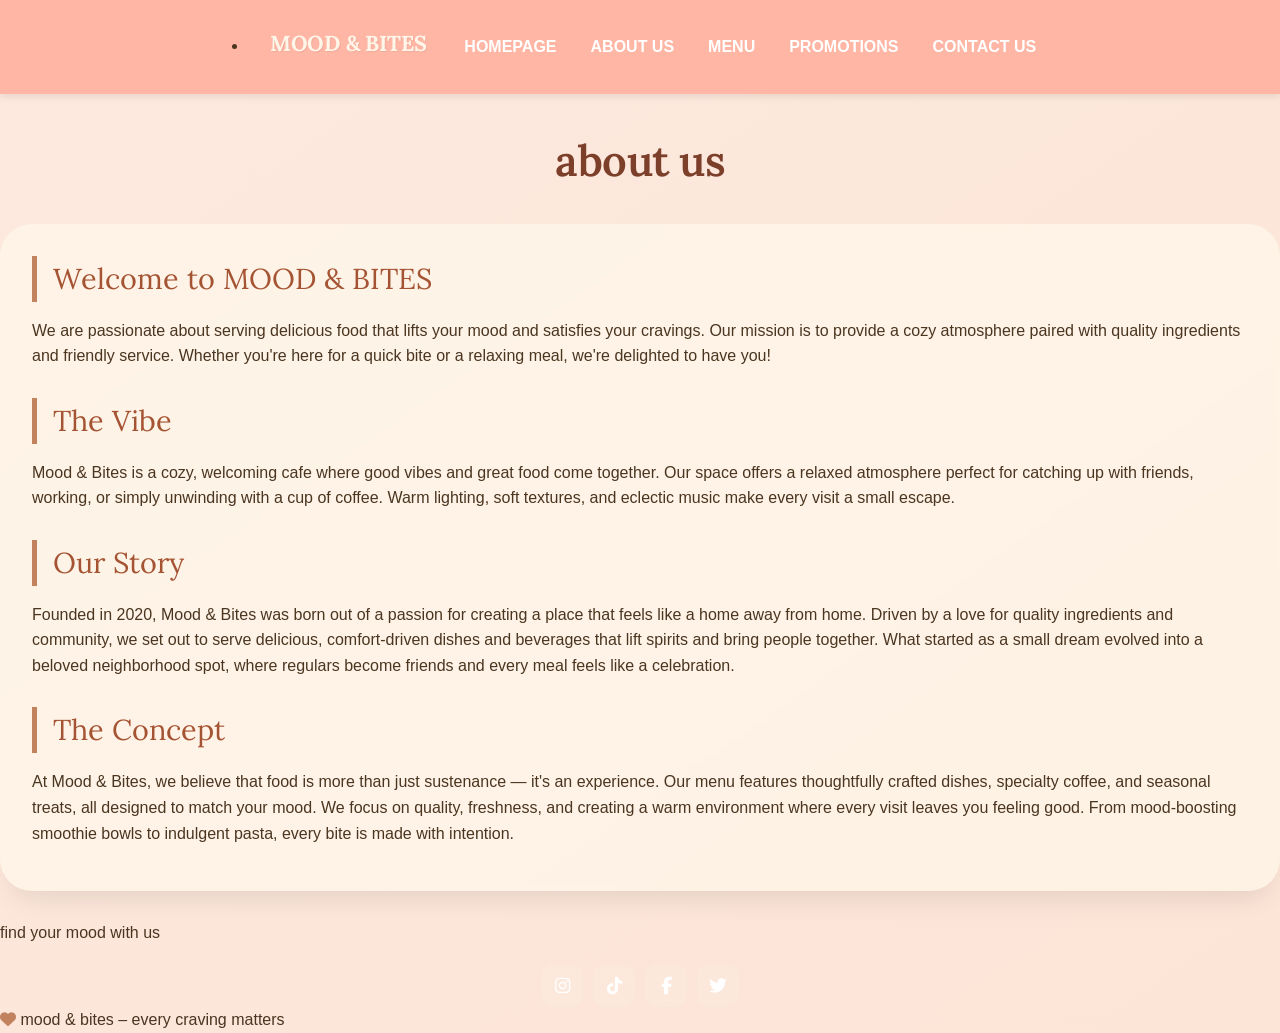
<file: About.html>
<!DOCTYPE html>
<html lang="en">
<head>
<link rel="stylesheet" href="css/style.css">
  <meta charset="UTF-8">
  <meta name="viewport" content="width=device-width, initial-scale=1.0, viewport-fit=cover">
  <title>MOOD & BITES | About Us</title>
  <link rel="stylesheet" href="https://cdnjs.cloudflare.com/ajax/libs/font-awesome/6.4.0/css/all.min.css">
  <link href="https://fonts.googleapis.com/css2?family=Lora:ital,wght@0,400;0,500;1,400&family=Open+Sans:wght@300;400;500;600;700&display=swap" rel="stylesheet">
  <link rel="sitemap" type="application/xml" title="Sitemap" href="sitemap.xml">
 
</head>
<body>
<div class="wrapper"></div>
  
  <div class="nav-bar">
   
    <div id="About Page" class="page active-page">
<div class="header-ABOUT">
  <div class="nav-container">
    <li><span class="nav-btn brand-heading">MOOD & BITES</span></li>
     <a href="index.html">HOMEPAGE</a>
            <a href="about.html">ABOUT US</a>
            <a href="menu.html">MENU</a>
            <a href="promotions.html">PROMOTIONS</a>
            <a href="contact.html">CONTACT US</a>
   </div>         
  </div>
</div>  
    
    </ul>
  </div>

  
  <div class="about-hero">
    <h1>about us</h1>
  </div>

  <div class="content-card">
    <div class="section-title">Welcome to MOOD & BITES</div>
    <p>We are passionate about serving delicious food that lifts your mood and satisfies your cravings. Our mission is to provide a cozy atmosphere paired with quality ingredients and friendly service. Whether you're here for a quick bite or a relaxing meal, we're delighted to have you!</p>
    
    <div class="section-title">The Vibe</div>
    <p>Mood & Bites is a cozy, welcoming cafe where good vibes and great food come together. Our space offers a relaxed atmosphere perfect for catching up with friends, working, or simply unwinding with a cup of coffee. Warm lighting, soft textures, and eclectic music make every visit a small escape.</p>
    
    <div class="section-title">Our Story</div>
    <p>Founded in 2020, Mood & Bites was born out of a passion for creating a place that feels like a home away from home. Driven by a love for quality ingredients and community, we set out to serve delicious, comfort-driven dishes and beverages that lift spirits and bring people together. What started as a small dream evolved into a beloved neighborhood spot, where regulars become friends and every meal feels like a celebration.</p>
    
    <div class="section-title">The Concept</div>
    <p>At Mood & Bites, we believe that food is more than just sustenance — it's an experience. Our menu features thoughtfully crafted dishes, specialty coffee, and seasonal treats, all designed to match your mood. We focus on quality, freshness, and creating a warm environment where every visit leaves you feeling good. From mood-boosting smoothie bowls to indulgent pasta, every bite is made with intention.</p>
  </div>

  <div class="social-links-section">
    <div class="social-label">find your mood with us</div>
    <div class="social-icons">
      <a href="https://www.instagram.com/moodandbites/" target="_blank" rel="noopener noreferrer" aria-label="Instagram"><i class="fab fa-instagram"></i></a>
      <a href="https://www.tiktok.com/@moodandbites" target="_blank" rel="noopener noreferrer" aria-label="TikTok"><i class="fab fa-tiktok"></i></a>
      <a href="https://www.facebook.com/moodandbites" target="_blank" rel="noopener noreferrer" aria-label="Facebook"><i class="fab fa-facebook-f"></i></a>
      <a href="https://www.threads.net/@moodandbites" target="_blank" rel="noopener noreferrer" aria-label="Threads"><i class="fab fa-twitter"></i></a>
      
    </div>
  </div>
  <div class="signature-line">
    <i class="fas fa-heart" style="color: #C2825E;"></i> mood & bites – every craving matters
  </div>
</div>

<script src="javascript/script.js"></script>

</body>
</html>
</file>
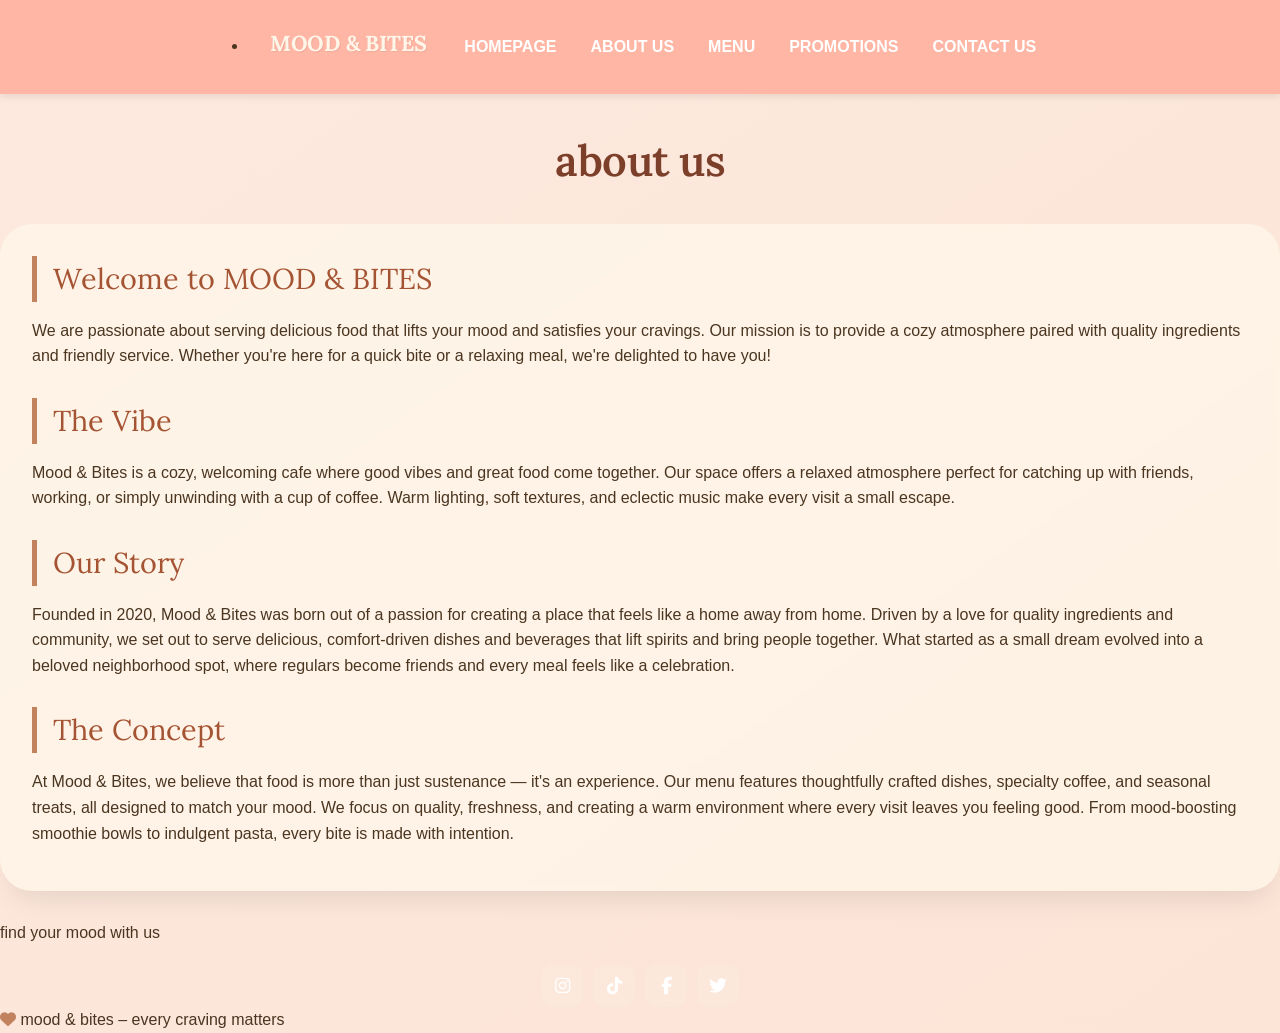
<file: about.html>
<!DOCTYPE html>
<html lang="en">
<head>
<link rel="stylesheet" href="css/style.css">
  <meta charset="UTF-8">
  <meta name="viewport" content="width=device-width, initial-scale=1.0, viewport-fit=cover">
  <title>MOOD & BITES | About Us</title>
  <link rel="stylesheet" href="https://cdnjs.cloudflare.com/ajax/libs/font-awesome/6.4.0/css/all.min.css">
  <link href="https://fonts.googleapis.com/css2?family=Lora:ital,wght@0,400;0,500;1,400&family=Open+Sans:wght@300;400;500;600;700&display=swap" rel="stylesheet">
  <link rel="sitemap" type="application/xml" title="Sitemap" href="sitemap.xml">
 
</head>
<body>
<div class="wrapper"></div>
  
  <div class="nav-bar">
   
    <div id="About Page" class="page active-page">
<div class="header-ABOUT">
  <div class="nav-container">
    <li><span class="nav-btn brand-heading">MOOD & BITES</span></li>
     <a href="index.html">HOMEPAGE</a>
            <a href="about.html">ABOUT US</a>
            <a href="menu.html">MENU</a>
            <a href="promotions.html">PROMOTIONS</a>
            <a href="contact.html">CONTACT US</a>
   </div>         
  </div>
</div>  
    
    </ul>
  </div>

  
  <div class="about-hero">
    <h1>about us</h1>
  </div>

  <div class="content-card">
    <div class="section-title">Welcome to MOOD & BITES</div>
    <p>We are passionate about serving delicious food that lifts your mood and satisfies your cravings. Our mission is to provide a cozy atmosphere paired with quality ingredients and friendly service. Whether you're here for a quick bite or a relaxing meal, we're delighted to have you!</p>
    
    <div class="section-title">The Vibe</div>
    <p>Mood & Bites is a cozy, welcoming cafe where good vibes and great food come together. Our space offers a relaxed atmosphere perfect for catching up with friends, working, or simply unwinding with a cup of coffee. Warm lighting, soft textures, and eclectic music make every visit a small escape.</p>
    
    <div class="section-title">Our Story</div>
    <p>Founded in 2020, Mood & Bites was born out of a passion for creating a place that feels like a home away from home. Driven by a love for quality ingredients and community, we set out to serve delicious, comfort-driven dishes and beverages that lift spirits and bring people together. What started as a small dream evolved into a beloved neighborhood spot, where regulars become friends and every meal feels like a celebration.</p>
    
    <div class="section-title">The Concept</div>
    <p>At Mood & Bites, we believe that food is more than just sustenance — it's an experience. Our menu features thoughtfully crafted dishes, specialty coffee, and seasonal treats, all designed to match your mood. We focus on quality, freshness, and creating a warm environment where every visit leaves you feeling good. From mood-boosting smoothie bowls to indulgent pasta, every bite is made with intention.</p>
  </div>

  <div class="social-links-section">
    <div class="social-label">find your mood with us</div>
    <div class="social-icons">
      <a href="https://www.instagram.com/moodandbites/" target="_blank" rel="noopener noreferrer" aria-label="Instagram"><i class="fab fa-instagram"></i></a>
      <a href="https://www.tiktok.com/@moodandbites" target="_blank" rel="noopener noreferrer" aria-label="TikTok"><i class="fab fa-tiktok"></i></a>
      <a href="https://www.facebook.com/moodandbites" target="_blank" rel="noopener noreferrer" aria-label="Facebook"><i class="fab fa-facebook-f"></i></a>
      <a href="https://www.threads.net/@moodandbites" target="_blank" rel="noopener noreferrer" aria-label="Threads"><i class="fab fa-twitter"></i></a>
      
    </div>
  </div>
  <div class="signature-line">
    <i class="fas fa-heart" style="color: #C2825E;"></i> mood & bites – every craving matters
  </div>
</div>

<script src="javascript/script.js"></script>

</body>
</html>
</file>
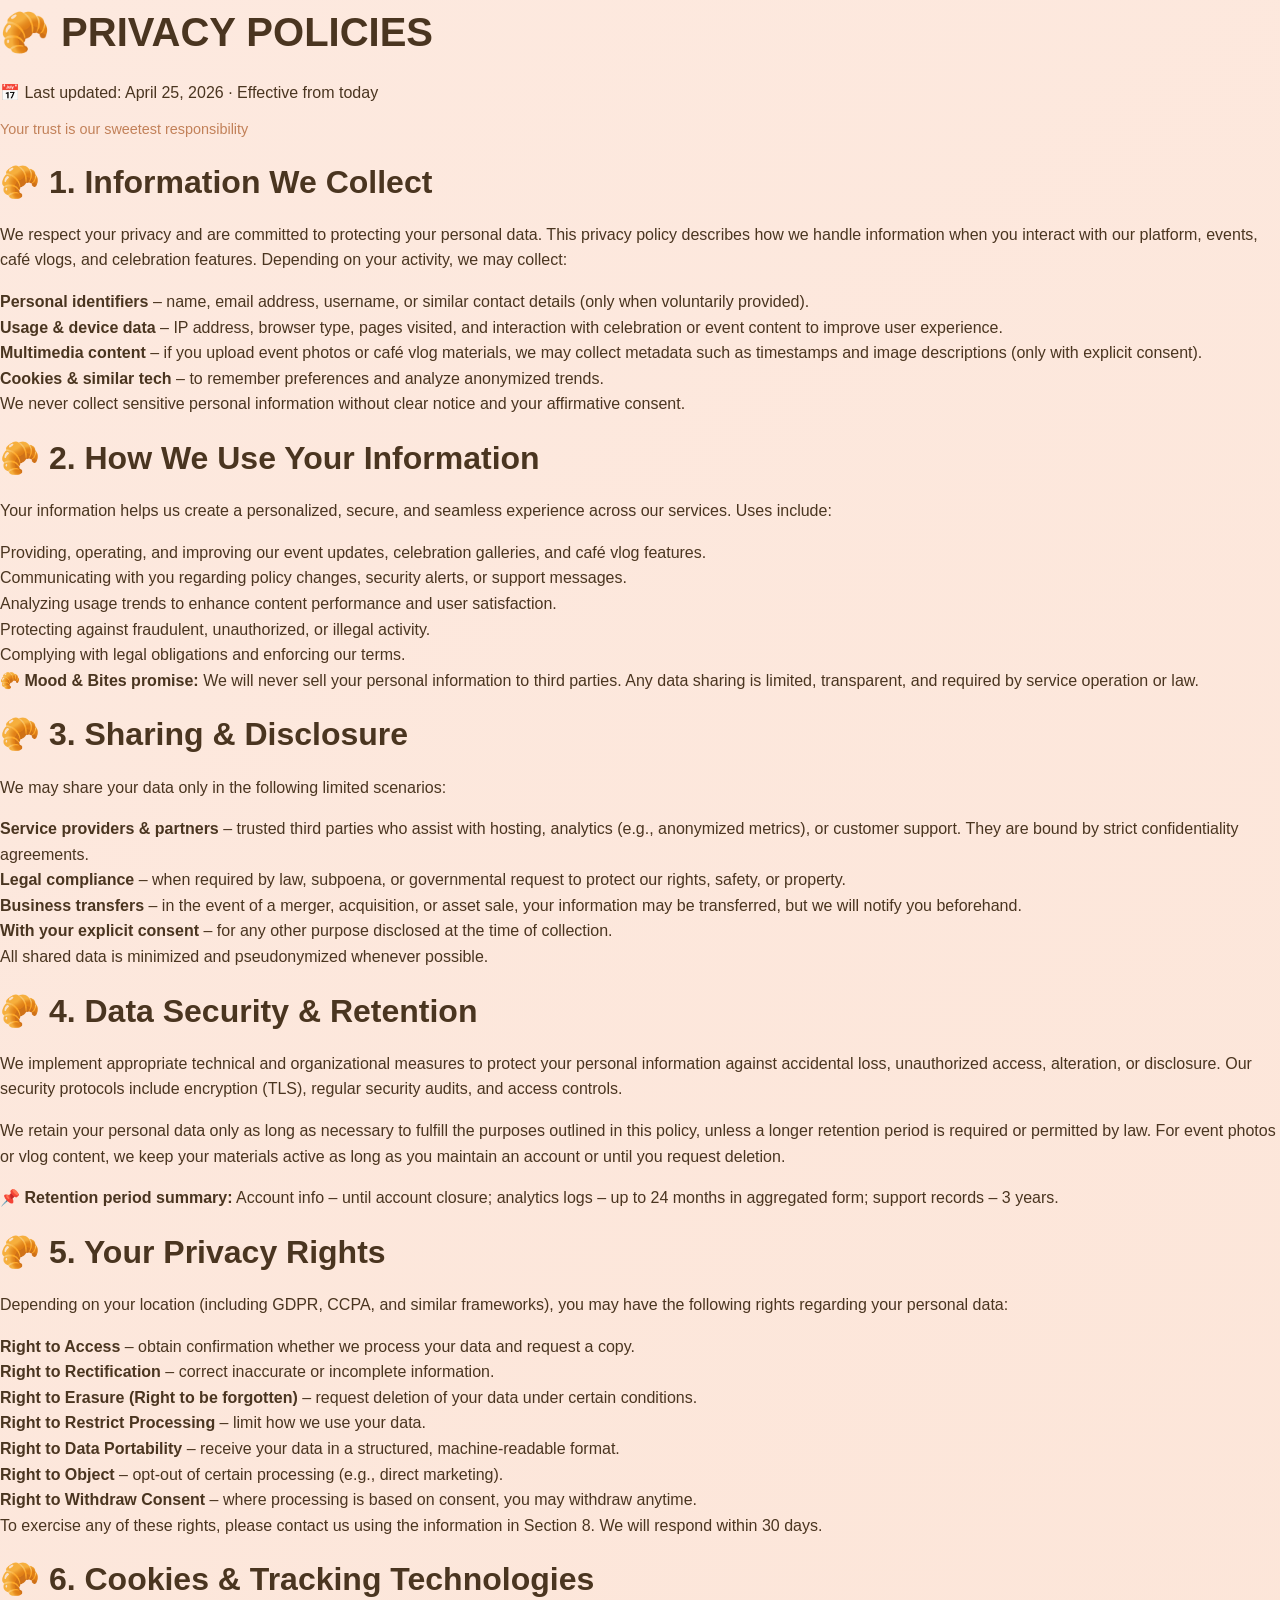
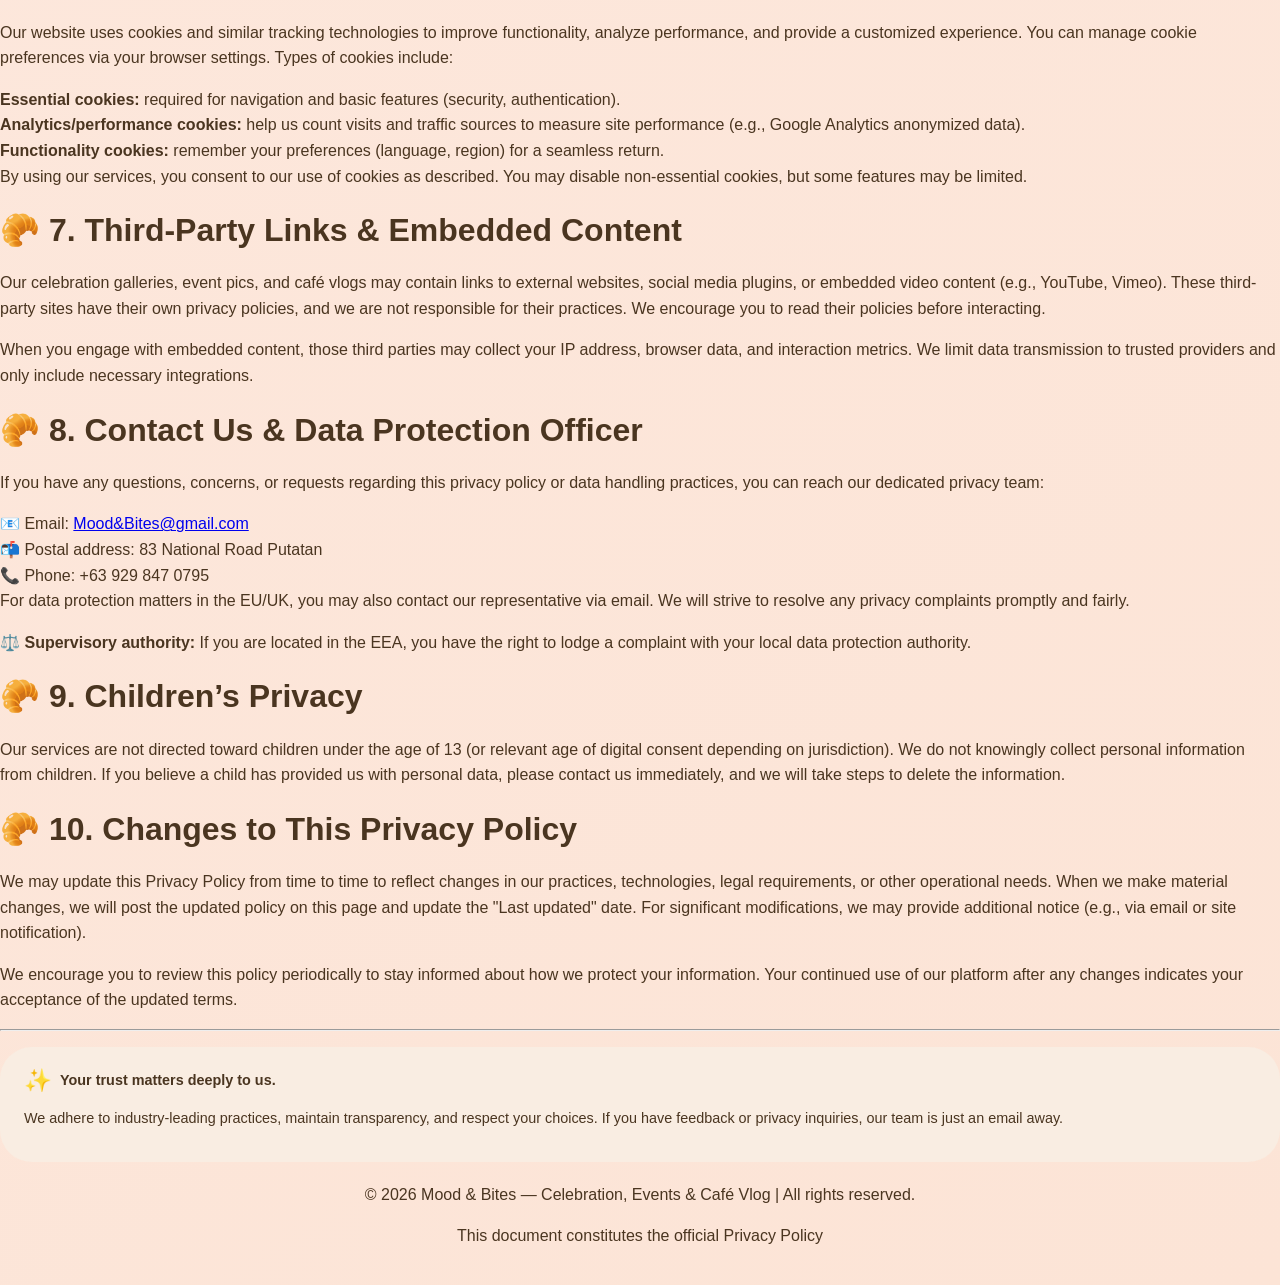
<file: Privacy.html>
<!DOCTYPE html>
<html lang="en">
<head>
<link rel="stylesheet" href="css/style.css">
    <meta charset="UTF-8">
    <meta name="viewport" content="width=device-width, initial-scale=1.0, user-scalable=yes">
    <title>MOOD & Bites Privacy | Policies</title>
<link rel="sitemap" type="application/xml" title="Sitemap" href="sitemap.xml">
</head>
<body>


<main class="privacy-container">
    <div class="&#129360">
        <h1>&#129360; PRIVACY POLICIES</h1>
        <div class="last-updated">📅 Last updated: April 25, 2026 · Effective from today</div>
        <p style="margin-top: 12px; font-size: 0.9rem; color:#c28159;">Your trust is our sweetest responsibility</p>
    </div>

    <div class="privacy-content">
        <div class="policy-section">
            <h2><span class="small-&#129360 -icon"> &#129360 </span> 1. Information We Collect</h2>
            <p>We respect your privacy and are committed to protecting your personal data. This privacy policy describes how we handle information when you interact with our platform, events, café vlogs, and celebration features. Depending on your activity, we may collect:</p>
            <ul>
                <li><strong>Personal identifiers</strong> – name, email address, username, or similar contact details (only when voluntarily provided).</li>
                <li><strong>Usage & device data</strong> – IP address, browser type, pages visited, and interaction with celebration or event content to improve user experience.</li>
                <li><strong>Multimedia content</strong> – if you upload event photos or café vlog materials, we may collect metadata such as timestamps and image descriptions (only with explicit consent).</li>
                <li><strong>Cookies & similar tech</strong> – to remember preferences and analyze anonymized trends.</li>
            </ul>
            <p>We never collect sensitive personal information without clear notice and your affirmative consent.</p>
        </div>

        <div class="policy-section">
            <h2><span class="small-&#129360 -icon"> &#129360 </span> 2. How We Use Your Information</h2>
            <p>Your information helps us create a personalized, secure, and seamless experience across our services. Uses include:</p>
            <ul>
                <li>Providing, operating, and improving our event updates, celebration galleries, and café vlog features.</li>
                <li>Communicating with you regarding policy changes, security alerts, or support messages.</li>
                <li>Analyzing usage trends to enhance content performance and user satisfaction.</li>
                <li>Protecting against fraudulent, unauthorized, or illegal activity.</li>
                <li>Complying with legal obligations and enforcing our terms.</li>
            </ul>
            <div class="card-note">
                <p><span class="small-&#129360 -icon"> &#129360 </span><strong>Mood & Bites promise:</strong> We will never sell your personal information to third parties. Any data sharing is limited, transparent, and required by service operation or law.</p>
            </div>
        </div>

        <div class="policy-section">
            <h2><span class="small-&#129360 -icon"> &#129360 </span> 3. Sharing & Disclosure</h2>
            <p>We may share your data only in the following limited scenarios:</p>
            <ul>
                <li><strong>Service providers & partners</strong> – trusted third parties who assist with hosting, analytics (e.g., anonymized metrics), or customer support. They are bound by strict confidentiality agreements.</li>
                <li><strong>Legal compliance</strong> – when required by law, subpoena, or governmental request to protect our rights, safety, or property.</li>
                <li><strong>Business transfers</strong> – in the event of a merger, acquisition, or asset sale, your information may be transferred, but we will notify you beforehand.</li>
                <li><strong>With your explicit consent</strong> – for any other purpose disclosed at the time of collection.</li>
            </ul>
            <p>All shared data is minimized and pseudonymized whenever possible.</p>
        </div>

        <div class="policy-section">
            <h2><span class="small-&#129360 -icon"> &#129360 </span> 4. Data Security & Retention</h2>
            <p>We implement appropriate technical and organizational measures to protect your personal information against accidental loss, unauthorized access, alteration, or disclosure. Our security protocols include encryption (TLS), regular security audits, and access controls.</p>
            <p>We retain your personal data only as long as necessary to fulfill the purposes outlined in this policy, unless a longer retention period is required or permitted by law. For event photos or vlog content, we keep your materials active as long as you maintain an account or until you request deletion.</p>
            <p>📌 <strong>Retention period summary:</strong> Account info – until account closure; analytics logs – up to 24 months in aggregated form; support records – 3 years.</p>
        </div>

        <div class="policy-section">
            <h2><span class="small-&#129360 -icon"> &#129360 </span> 5. Your Privacy Rights</h2>
            <p>Depending on your location (including GDPR, CCPA, and similar frameworks), you may have the following rights regarding your personal data:</p>
            <ul>
                <li><strong>Right to Access</strong> – obtain confirmation whether we process your data and request a copy.</li>
                <li><strong>Right to Rectification</strong> – correct inaccurate or incomplete information.</li>
                <li><strong>Right to Erasure (Right to be forgotten)</strong> – request deletion of your data under certain conditions.</li>
                <li><strong>Right to Restrict Processing</strong> – limit how we use your data.</li>
                <li><strong>Right to Data Portability</strong> – receive your data in a structured, machine-readable format.</li>
                <li><strong>Right to Object</strong> – opt-out of certain processing (e.g., direct marketing).</li>
                <li><strong>Right to Withdraw Consent</strong> – where processing is based on consent, you may withdraw anytime.</li>
            </ul>
            <p>To exercise any of these rights, please contact us using the information in Section 8. We will respond within 30 days.</p>
        </div>

        <div class="policy-section">
            <h2><span class="small-&#129360 -icon"> &#129360 </span> 6. Cookies & Tracking Technologies</h2>
            <p>Our website uses cookies and similar tracking technologies to improve functionality, analyze performance, and provide a customized experience. You can manage cookie preferences via your browser settings. Types of cookies include:</p>
            <ul>
                <li><strong>Essential cookies:</strong> required for navigation and basic features (security, authentication).</li>
                <li><strong>Analytics/performance cookies:</strong> help us count visits and traffic sources to measure site performance (e.g., Google Analytics anonymized data).</li>
                <li><strong>Functionality cookies:</strong> remember your preferences (language, region) for a seamless return.</li>
            </ul>
            <p>By using our services, you consent to our use of cookies as described. You may disable non-essential cookies, but some features may be limited.</p>
        </div>

        <div class="policy-section">
            <h2> <span class="small-&#129360 -icon"> &#129360 </span> 7. Third-Party Links & Embedded Content</h2>
            <p>Our celebration galleries, event pics, and café vlogs may contain links to external websites, social media plugins, or embedded video content (e.g., YouTube, Vimeo). These third-party sites have their own privacy policies, and we are not responsible for their practices. We encourage you to read their policies before interacting.</p>
            <p>When you engage with embedded content, those third parties may collect your IP address, browser data, and interaction metrics. We limit data transmission to trusted providers and only include necessary integrations.</p>
        </div>

        <div class="policy-section">
            <h2> <span class="small-&#129360 -icon"> &#129360 </span> 8. Contact Us & Data Protection Officer</h2>
            <p>If you have any questions, concerns, or requests regarding this privacy policy or data handling practices, you can reach our dedicated privacy team:</p>
            <ul>
                <li>📧 Email: <a href="mailto:privacy@peachygallery.com">Mood&Bites@gmail.com</a></li>
                <li>📬 Postal address: 83 National Road Putatan</li>
                <li>📞 Phone: +63 929 847 0795</li>
            </ul>
            <p>For data protection matters in the EU/UK, you may also contact our representative via email. We will strive to resolve any privacy complaints promptly and fairly.</p>
            <div class="card-note">
                <p><span class="small-peach-icon">⚖️</span> <strong>Supervisory authority:</strong> If you are located in the EEA, you have the right to lodge a complaint with your local data protection authority.</p>
            </div>
        </div>

        <div class="policy-section">
            <h2> <span class="small-&#129360 -icon"> &#129360 </span> 9. Children’s Privacy</h2>
            <p>Our services are not directed toward children under the age of 13 (or relevant age of digital consent depending on jurisdiction). We do not knowingly collect personal information from children. If you believe a child has provided us with personal data, please contact us immediately, and we will take steps to delete the information.</p>
        </div>

        <div class="policy-section">
            <h2> <span class="small-&#129360 -icon"> &#129360 </span> 10. Changes to This Privacy Policy</h2>
            <p>We may update this Privacy Policy from time to time to reflect changes in our practices, technologies, legal requirements, or other operational needs. When we make material changes, we will post the updated policy on this page and update the "Last updated" date. For significant modifications, we may provide additional notice (e.g., via email or site notification).</p>
            <p>We encourage you to review this policy periodically to stay informed about how we protect your information. Your continued use of our platform after any changes indicates your acceptance of the updated terms.</p>
        </div>

        <hr />

        
        <div style="background: #f9ede2; border-radius: 2rem; padding: 1rem 1.5rem; margin-top: 1rem;">
            <p style="font-size: 0.9rem; display: flex; align-items: center; gap: 8px; flex-wrap: wrap;"><span style="font-size: 1.4rem;">✨</span> <strong>Your trust matters deeply to us.</strong> We adhere to industry-leading practices, maintain transparency, and respect your choices. If you have feedback or privacy inquiries, our team is just an email away.</p>
        </div>

        <footer>
            <p>© 2026 Mood & Bites — Celebration, Events & Café Vlog | All rights reserved. </p>
            <p style="margin-top: 6px;">This document constitutes the official Privacy Policy</p>
        </footer>
    </div>
</main>
</body>
</html>
</file>
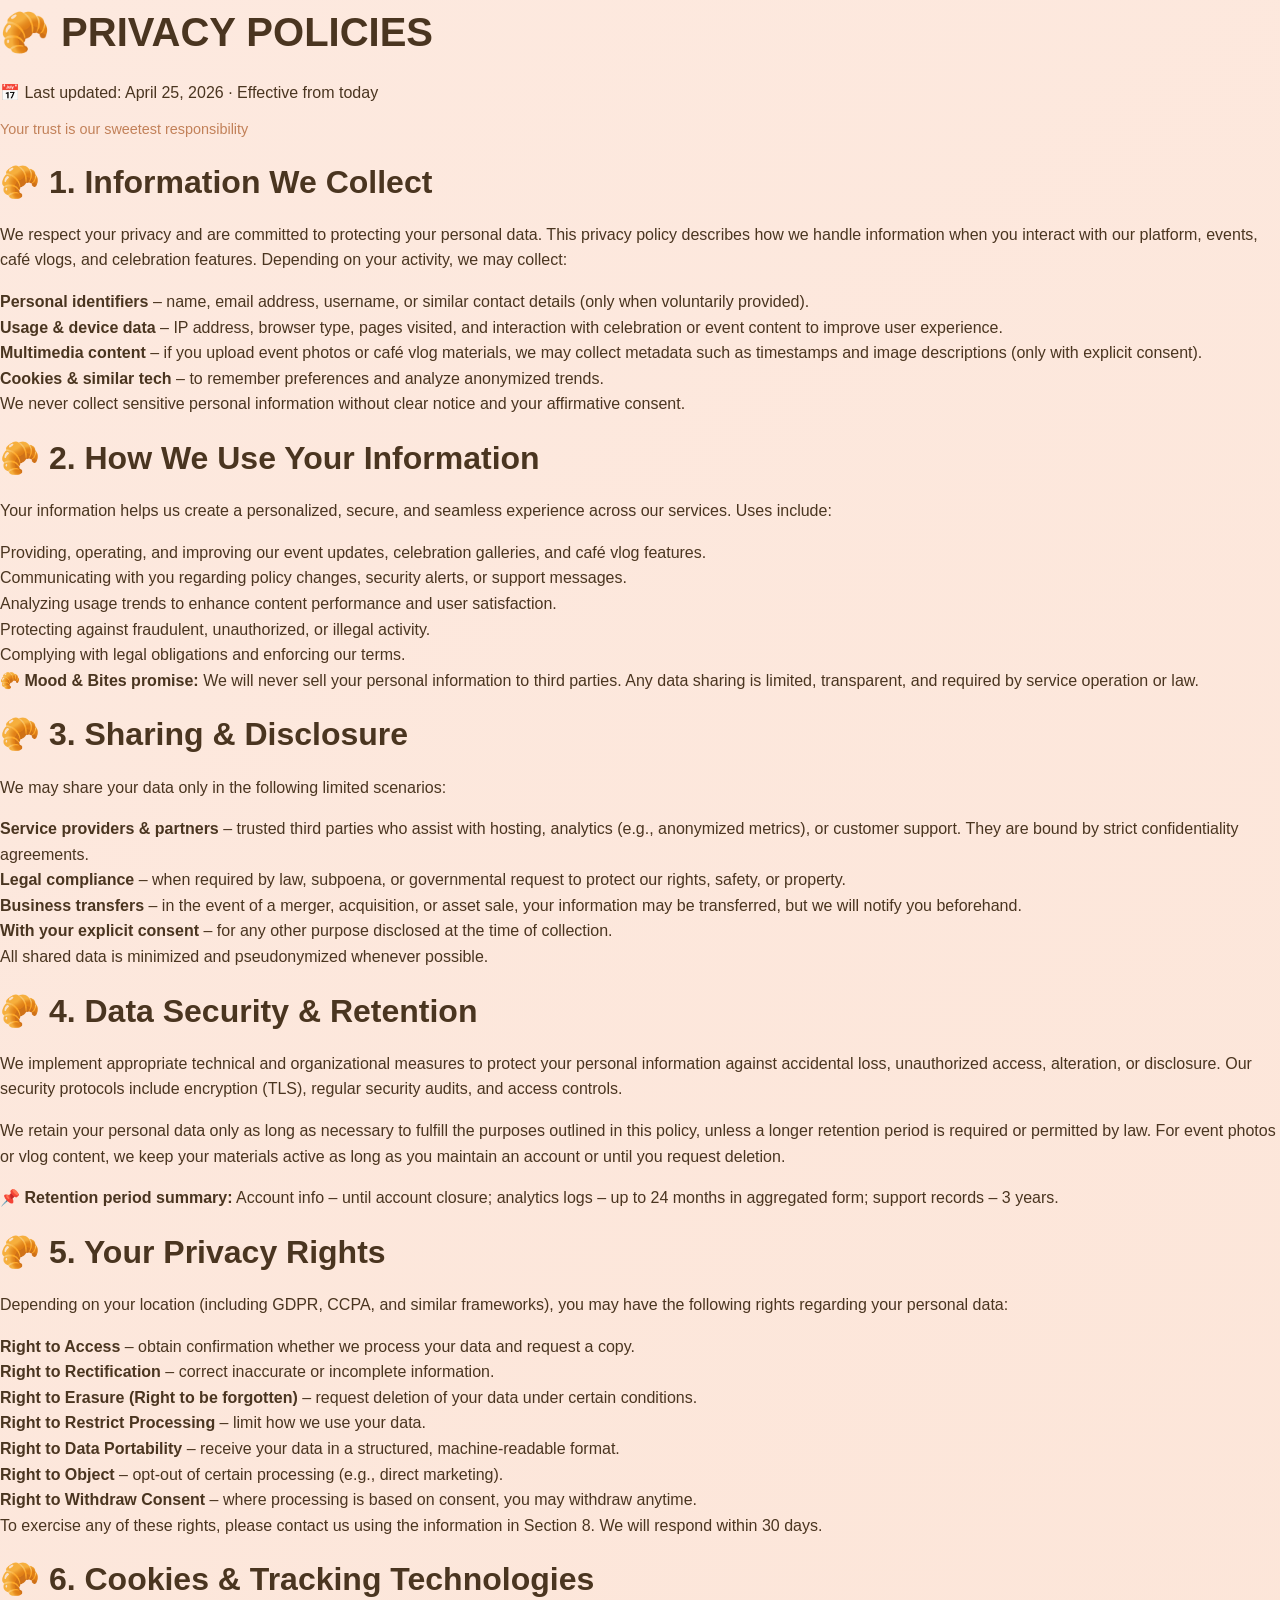
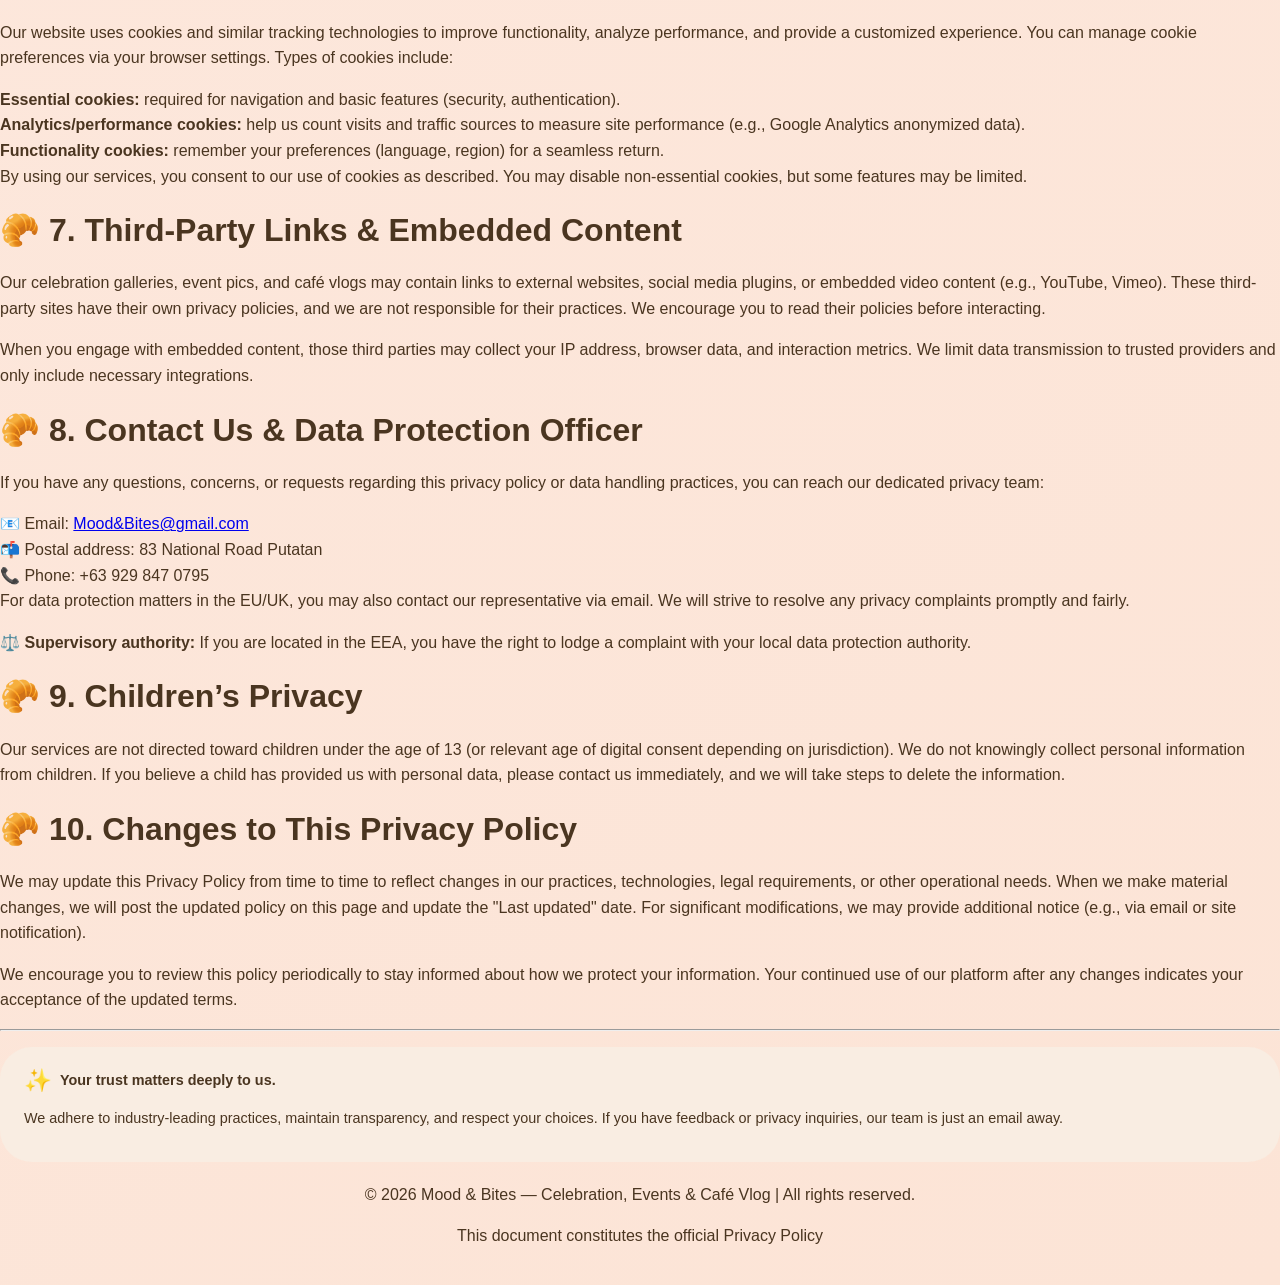
<file: privacy.html>
<!DOCTYPE html>
<html lang="en">
<head>
<link rel="stylesheet" href="css/style.css">
    <meta charset="UTF-8">
    <meta name="viewport" content="width=device-width, initial-scale=1.0, user-scalable=yes">
    <title>MOOD & Bites Privacy | Policies</title>
<link rel="sitemap" type="application/xml" title="Sitemap" href="sitemap.xml">
</head>
<body>


<main class="privacy-container">
    <div class="&#129360">
        <h1>&#129360; PRIVACY POLICIES</h1>
        <div class="last-updated">📅 Last updated: April 25, 2026 · Effective from today</div>
        <p style="margin-top: 12px; font-size: 0.9rem; color:#c28159;">Your trust is our sweetest responsibility</p>
    </div>

    <div class="privacy-content">
        <div class="policy-section">
            <h2><span class="small-&#129360 -icon"> &#129360 </span> 1. Information We Collect</h2>
            <p>We respect your privacy and are committed to protecting your personal data. This privacy policy describes how we handle information when you interact with our platform, events, café vlogs, and celebration features. Depending on your activity, we may collect:</p>
            <ul>
                <li><strong>Personal identifiers</strong> – name, email address, username, or similar contact details (only when voluntarily provided).</li>
                <li><strong>Usage & device data</strong> – IP address, browser type, pages visited, and interaction with celebration or event content to improve user experience.</li>
                <li><strong>Multimedia content</strong> – if you upload event photos or café vlog materials, we may collect metadata such as timestamps and image descriptions (only with explicit consent).</li>
                <li><strong>Cookies & similar tech</strong> – to remember preferences and analyze anonymized trends.</li>
            </ul>
            <p>We never collect sensitive personal information without clear notice and your affirmative consent.</p>
        </div>

        <div class="policy-section">
            <h2><span class="small-&#129360 -icon"> &#129360 </span> 2. How We Use Your Information</h2>
            <p>Your information helps us create a personalized, secure, and seamless experience across our services. Uses include:</p>
            <ul>
                <li>Providing, operating, and improving our event updates, celebration galleries, and café vlog features.</li>
                <li>Communicating with you regarding policy changes, security alerts, or support messages.</li>
                <li>Analyzing usage trends to enhance content performance and user satisfaction.</li>
                <li>Protecting against fraudulent, unauthorized, or illegal activity.</li>
                <li>Complying with legal obligations and enforcing our terms.</li>
            </ul>
            <div class="card-note">
                <p><span class="small-&#129360 -icon"> &#129360 </span><strong>Mood & Bites promise:</strong> We will never sell your personal information to third parties. Any data sharing is limited, transparent, and required by service operation or law.</p>
            </div>
        </div>

        <div class="policy-section">
            <h2><span class="small-&#129360 -icon"> &#129360 </span> 3. Sharing & Disclosure</h2>
            <p>We may share your data only in the following limited scenarios:</p>
            <ul>
                <li><strong>Service providers & partners</strong> – trusted third parties who assist with hosting, analytics (e.g., anonymized metrics), or customer support. They are bound by strict confidentiality agreements.</li>
                <li><strong>Legal compliance</strong> – when required by law, subpoena, or governmental request to protect our rights, safety, or property.</li>
                <li><strong>Business transfers</strong> – in the event of a merger, acquisition, or asset sale, your information may be transferred, but we will notify you beforehand.</li>
                <li><strong>With your explicit consent</strong> – for any other purpose disclosed at the time of collection.</li>
            </ul>
            <p>All shared data is minimized and pseudonymized whenever possible.</p>
        </div>

        <div class="policy-section">
            <h2><span class="small-&#129360 -icon"> &#129360 </span> 4. Data Security & Retention</h2>
            <p>We implement appropriate technical and organizational measures to protect your personal information against accidental loss, unauthorized access, alteration, or disclosure. Our security protocols include encryption (TLS), regular security audits, and access controls.</p>
            <p>We retain your personal data only as long as necessary to fulfill the purposes outlined in this policy, unless a longer retention period is required or permitted by law. For event photos or vlog content, we keep your materials active as long as you maintain an account or until you request deletion.</p>
            <p>📌 <strong>Retention period summary:</strong> Account info – until account closure; analytics logs – up to 24 months in aggregated form; support records – 3 years.</p>
        </div>

        <div class="policy-section">
            <h2><span class="small-&#129360 -icon"> &#129360 </span> 5. Your Privacy Rights</h2>
            <p>Depending on your location (including GDPR, CCPA, and similar frameworks), you may have the following rights regarding your personal data:</p>
            <ul>
                <li><strong>Right to Access</strong> – obtain confirmation whether we process your data and request a copy.</li>
                <li><strong>Right to Rectification</strong> – correct inaccurate or incomplete information.</li>
                <li><strong>Right to Erasure (Right to be forgotten)</strong> – request deletion of your data under certain conditions.</li>
                <li><strong>Right to Restrict Processing</strong> – limit how we use your data.</li>
                <li><strong>Right to Data Portability</strong> – receive your data in a structured, machine-readable format.</li>
                <li><strong>Right to Object</strong> – opt-out of certain processing (e.g., direct marketing).</li>
                <li><strong>Right to Withdraw Consent</strong> – where processing is based on consent, you may withdraw anytime.</li>
            </ul>
            <p>To exercise any of these rights, please contact us using the information in Section 8. We will respond within 30 days.</p>
        </div>

        <div class="policy-section">
            <h2><span class="small-&#129360 -icon"> &#129360 </span> 6. Cookies & Tracking Technologies</h2>
            <p>Our website uses cookies and similar tracking technologies to improve functionality, analyze performance, and provide a customized experience. You can manage cookie preferences via your browser settings. Types of cookies include:</p>
            <ul>
                <li><strong>Essential cookies:</strong> required for navigation and basic features (security, authentication).</li>
                <li><strong>Analytics/performance cookies:</strong> help us count visits and traffic sources to measure site performance (e.g., Google Analytics anonymized data).</li>
                <li><strong>Functionality cookies:</strong> remember your preferences (language, region) for a seamless return.</li>
            </ul>
            <p>By using our services, you consent to our use of cookies as described. You may disable non-essential cookies, but some features may be limited.</p>
        </div>

        <div class="policy-section">
            <h2> <span class="small-&#129360 -icon"> &#129360 </span> 7. Third-Party Links & Embedded Content</h2>
            <p>Our celebration galleries, event pics, and café vlogs may contain links to external websites, social media plugins, or embedded video content (e.g., YouTube, Vimeo). These third-party sites have their own privacy policies, and we are not responsible for their practices. We encourage you to read their policies before interacting.</p>
            <p>When you engage with embedded content, those third parties may collect your IP address, browser data, and interaction metrics. We limit data transmission to trusted providers and only include necessary integrations.</p>
        </div>

        <div class="policy-section">
            <h2> <span class="small-&#129360 -icon"> &#129360 </span> 8. Contact Us & Data Protection Officer</h2>
            <p>If you have any questions, concerns, or requests regarding this privacy policy or data handling practices, you can reach our dedicated privacy team:</p>
            <ul>
                <li>📧 Email: <a href="mailto:privacy@peachygallery.com">Mood&Bites@gmail.com</a></li>
                <li>📬 Postal address: 83 National Road Putatan</li>
                <li>📞 Phone: +63 929 847 0795</li>
            </ul>
            <p>For data protection matters in the EU/UK, you may also contact our representative via email. We will strive to resolve any privacy complaints promptly and fairly.</p>
            <div class="card-note">
                <p><span class="small-peach-icon">⚖️</span> <strong>Supervisory authority:</strong> If you are located in the EEA, you have the right to lodge a complaint with your local data protection authority.</p>
            </div>
        </div>

        <div class="policy-section">
            <h2> <span class="small-&#129360 -icon"> &#129360 </span> 9. Children’s Privacy</h2>
            <p>Our services are not directed toward children under the age of 13 (or relevant age of digital consent depending on jurisdiction). We do not knowingly collect personal information from children. If you believe a child has provided us with personal data, please contact us immediately, and we will take steps to delete the information.</p>
        </div>

        <div class="policy-section">
            <h2> <span class="small-&#129360 -icon"> &#129360 </span> 10. Changes to This Privacy Policy</h2>
            <p>We may update this Privacy Policy from time to time to reflect changes in our practices, technologies, legal requirements, or other operational needs. When we make material changes, we will post the updated policy on this page and update the "Last updated" date. For significant modifications, we may provide additional notice (e.g., via email or site notification).</p>
            <p>We encourage you to review this policy periodically to stay informed about how we protect your information. Your continued use of our platform after any changes indicates your acceptance of the updated terms.</p>
        </div>

        <hr />

        
        <div style="background: #f9ede2; border-radius: 2rem; padding: 1rem 1.5rem; margin-top: 1rem;">
            <p style="font-size: 0.9rem; display: flex; align-items: center; gap: 8px; flex-wrap: wrap;"><span style="font-size: 1.4rem;">✨</span> <strong>Your trust matters deeply to us.</strong> We adhere to industry-leading practices, maintain transparency, and respect your choices. If you have feedback or privacy inquiries, our team is just an email away.</p>
        </div>

        <footer>
            <p>© 2026 Mood & Bites — Celebration, Events & Café Vlog | All rights reserved. </p>
            <p style="margin-top: 6px;">This document constitutes the official Privacy Policy</p>
        </footer>
    </div>
</main>
</body>
</html>
</file>
<file: css/style.css>
* {
  margin: 0;
  padding: 0;
  box-sizing: border-box;
}
html {
  font-size: 16px; 
}

body {
  font-family: 'Open Sans', sans-serif;
  background-color: #FFDAB9; 
  line-height: 1.5;
  color: #2c2418;
}


h1 {
  font-size: 2.5rem;
  font-weight: 700;
  margin-bottom: 1rem;
}
h2 {
  font-size: 2rem;
  font-weight: 600;
  margin-bottom: 0.875rem;
}
h3 {
  font-size: 1.75rem;
  font-weight: 600;
  margin-bottom: 0.75rem;
}
h4 {
  font-size: 1.5rem;
  font-weight: 500;
  margin-bottom: 0.5rem;
}
p {
  font-size: 1rem;
  margin-bottom: 1rem;
  line-height: 1.6;
}


.nav-bar {
  background-color: #FFB6A4; 
  padding: 1rem 2rem;
  box-shadow: 0 2px 8px rgba(0, 0, 0, 0.1);
  position: sticky;
  top: 0;
  z-index: 100;
}

.nav-links {
  display: flex;
  flex-wrap: wrap;
  justify-content: center;
  align-items: center;
  gap: 1.5rem;
  list-style: none;
  max-width: 1200px;
  margin: 0 auto;
}

.nav-btn {
  font-family: 'Lora', serif;
  font-weight: 600;
  font-size: 1rem;
  letter-spacing: 0.3px;
  padding: 0.6rem 1.2rem;
  border-radius: 40px;
  text-decoration: none;
  background-color: transparent;
  color: #ffffff;
  transition: all 0.25s ease;
  border: 1px solid transparent;
}


.nav-btn:hover {
  background-color: rgba(255, 255, 255, 0.25);
  border-color: rgba(255, 255, 255, 0.5);
  transform: translateY(-2px);
  color: #ffffff;
}


.nav-btn:active {
  transform: scale(0.97);
}


.nav-btn:focus {
  outline: 2px solid white;
  outline-offset: 2px;
}

.brand-heading {
  font-family: 'Lora', serif;
  font-weight: 700;
  font-size: 1.35rem;
  letter-spacing: -0.2px;
  background: transparent;
  color: #FFF6EA;
  padding: 0.4rem 1rem;
  cursor: default;
  border: none;
  white-space: nowrap;
  text-shadow: 1px 1px 0 rgba(0, 0, 0, 0.05);
}


.container {
  max-width: 1280px;
  margin: 0 auto;
  padding: 0 20px;
}


.grid-layout {
  display: grid;
  grid-template-columns: repeat(3, 1fr);
  gap: 2rem;
  margin: 2rem 0;
}

/* 2-column layout */
.grid-layout-2col {
  display: grid;
  grid-template-columns: 1fr 2fr;
  gap: 2rem;
  margin: 2rem 0;
}


.nav-container {
  display: flex;
  justify-content: center;
  gap: 10px;
  background-color: #FFB6A4;
  padding: 10px;
}

.nav-container a {
  color: white;
  text-decoration: none;
  padding: 8px 12px;
  border-radius: 4px;
  display: inline-block;
  font-weight: 600;
  transition: all 0.25s ease;
}

.nav-container a:hover {
  background-color: rgba(255, 255, 255, 0.25);
  transform: translateY(-2px);
}

.promotions-link {
  font-weight: bold;
}

.title {
  text-align: center;
  font-size: 24px;
  font-weight: bold;
  margin-bottom: 10px;
}

.subtitle {
  text-align: center;
  font-size: 14px;
  margin-bottom: 20px;
}

.promo-section {
  display: flex;
  justify-content: center;
  gap: 20px;
  flex-wrap: wrap;
}

.promo {
  background-color: #222;
  padding: 20px;
  width: 300px;
  border-radius: 8px;
}

.promo h2 {
  font-family: serif;
  font-style: italic;
  font-size: 20px;
  margin-bottom: 10px;
}

.promo h3 {
  font-size: 16px;
  margin-bottom: 10px;
}

.promo p {
  font-size: 14px;
}

.price {
  font-size: 24px;
  font-weight: bold;
  margin-top: 10px;
}

.content {
  max-width: 800px;
  margin: 20px auto;
  padding: 20px;
  border-radius: 8px;
}

.header {
  display: flex;
  justify-content: space-between;
  align-items: center;
  padding: 10px 20px;
  background-color: #FFB6A4;
  box-shadow: 0 2px 4px rgba(0, 0, 0, 0.1);
}

.logo {
  display: flex;
  align-items: center;
}

.logo img {
  height: 30px;
  margin-right: 10px;
}

.top-info {
  display: flex;
  align-items: center;
}

.location,
.icons {
  margin-left: 15px;
}


.categories-search-container {
  background-color: #FFB6A4;
  padding: 10px 20px;
  border-radius: 10px;
}

.category-btn {
  display: inline-block;
  padding: 8px 20px;
  margin: 5px;
  border-radius: 20px;
  background-color: #fff;
  border: 1px solid #ccc;
  font-family: 'Open Sans', sans-serif;
  font-size: 14px;
  cursor: pointer;
  transition: background-color 0.3s;
}

.category-btn:hover {
  background-color: #f0f0f0;
}

.category-group {
  display: grid;
  flex-wrap: wrap;
  gap: 20px;
  padding: 20px;
}

.category-group.active {
  display: flex;
}


.menu-item {
  background-color: #fff;
  width: 220px;
  border-radius: 8px;
  overflow: hidden;
  box-shadow: 0 2px 4px rgba(0, 0, 0, 0.1);
  display: flex;
  flex-direction: column;
  transition: transform 0.2s;
}

.menu-item:hover {
  transform: translateY(-2px);
}

.menu-item img {
  width: 100%;
  height: 150px;
  object-fit: cover;
}

.menu-item-details {
  padding: 10px;
  display: flex;
  flex-direction: column;
}

.menu-item h4 {
  margin: 0 0 5px 0;
}

.menu-item p {
  margin: 3px 0;
}

.price {
  color: #e91e63;
  font-weight: bold;
  margin-top: 5px;
}

.quantity-controls {
  display: flex;
  align-items: center;
  justify-content: space-between;
  margin-top: 10px;
}

.quantity-controls button {
  padding: 5px 10px;
  font-size: 1.2em;
  cursor: pointer;
  border: none;
  background-color: #e0e0e0;
  border-radius: 4px;
}

.quantity {
  min-width: 30px;
  text-align: center;
  font-size: 1.2em;
}


.add-to-cart {
  background-color: #e91e63;
  border: none;
  padding: 15px 30px;
  border-radius: 5px;
  cursor: pointer;
  font-weight: bold;
  text-align: center;
  font-size: 20px;
  margin-top: 10px;
  transition: background-color 0.3s;
}

.add-to-cart:hover {
  background-color: #e91e63;
}


footer {
  padding: 20px 0;
  text-align: center;
  background-color: transparent;
}

.social-icons {
  display: flex;
  justify-content: center;
  gap: 20px;
  margin-top: 20px;
}

.social-icons a {
  font-size: 4em;
  color: #FFB6A4;
  text-decoration: none;
}

.social-icons a:hover {
  color: #555;
}


.wrapper {
  max-width: 1280px;
  margin: 0 auto;
  padding: 0 20px;
}

.about-hero {
  text-align: center;
  margin: 2rem 0 1rem;
}

.about-hero h1 {
  font-family: 'Lora', serif;
  font-size: 2.7rem;
  color: #7B3F2A;
  letter-spacing: -0.5px;
  margin-bottom: 0.5rem;
  font-weight: 600;
}

.content-card {
  background: rgba(255, 248, 235, 0.7);
  backdrop-filter: blur(2px);
  border-radius: 2rem;
  padding: 2rem 2rem 1.8rem;
  margin: 1.8rem 0;
  box-shadow: 0 18px 28px -12px rgba(0, 0, 0, 0.1);
}

.section-title {
  font-family: 'Lora', serif;
  font-size: 1.8rem;
  color: #A55433;
  border-left: 5px solid #C2825E;
  padding-left: 1rem;
  margin: 1.8rem 0 1rem 0;
}

.section-title:first-of-type {
  margin-top: 0;
}

.items-container {
  max-width: 1300px;
  margin: 30px auto;
  padding: 0 20px;
}

.category-group {
  display: none;
  flex-wrap: wrap;
  gap: 28px;
  justify-content: center;
}

.category-group.active-group {
  display: flex;
}

.search-bar {
  padding: 5px 20px 20px 20px;
  background-color: #FFB6A4;
}

.search-input {
  width: 100%;
  max-width: 600px;
  display: block;
  margin: 0 auto;
  padding: 12px 20px;
  border-radius: 50px;
  border: none;
  font-size: 16px;
  box-shadow: 0 2px 6px rgba(0, 0, 0, 0.05);
  outline: none;
  font-family: 'Open Sans', sans-serif;
}

.search-input:focus {
  box-shadow: 0 0 0 2px #e91e63;
}


.add-to-cart-btn {
  background-color: #e91e63;
  color: white;
  border: none;
  padding: 14px 42px;
  font-size: 1.2rem;
  font-weight: bold;
  border-radius: 50px;
  cursor: pointer;
  transition: 0.2s;
  box-shadow: 0 4px 12px rgba(233, 30, 99, 0.3);
  font-family: 'Open Sans', sans-serif;
}

.add-to-cart-btn:hover {
  background-color: #c2185b;
  transform: scale(1.02);
}

.fixed-footer {
  text-align: center;
  margin: 30px 0 40px;
}


.review-body {
  background-color: #fde9df;
  background: linear-gradient(145deg, #ffe6d9 0%, #ffd9c6 100%);
  min-height: 100vh;
  padding: 2rem 1.5rem;
}

.review-container {
  max-width: 1280px;
  margin: 0 auto;
}

.review-card {
  background: #fffef7;
  border-radius: 2rem;
  box-shadow: 0 20px 35px -12px rgba(0, 0, 0, 0.15);
  overflow: hidden;
  padding: 1.8rem 1.8rem 2rem;
  border: 1px solid #ffe1ce;
}

.items-list {
  display: flex;
  flex-direction: column;
  gap: 1.5rem;
  margin-bottom: 2rem;
}

.cart-item {
  display: flex;
  flex-wrap: wrap;
  align-items: center;
  justify-content: space-between;
  background: #ffffff;
  border-radius: 1.5rem;
  padding: 1rem 1.2rem;
  box-shadow: 0 4px 12px rgba(0, 0, 0, 0.03);
  border: 1px solid #ffdecb;
}

.total-section {
  display: flex;
  justify-content: space-between;
  align-items: center;
  flex-wrap: wrap;
  gap: 1rem;
  background: #fff4ea;
  padding: 1.2rem 1.8rem;
  border-radius: 2rem;
  margin: 1rem 0 1.8rem;
}

.checkout-btn {
  width: 100%;
  background: #d9783a;
  border: none;
  padding: 1rem;
  font-size: 1.3rem;
  font-weight: 700;
  color: white;
  border-radius: 3rem;
  cursor: pointer;
  transition: 0.2s;
}

.checkout-btn:hover {
  background: #bc5f2c;
  transform: scale(0.99);
}


.payment-body {
  background-color: #fde9df;
  min-height: 100vh;
  display: flex;
  justify-content: center;
  align-items: center;
  padding: 1.5rem;
}

.payment-container {
  max-width: 580px;
  width: 100%;
  background: #fffaf5;
  border-radius: 2rem;
  padding: 2rem 1.8rem 2.2rem 1.8rem;
}

.confirm-btn {
  width: 100%;
  background: #e48a5c;
  border: none;
  padding: 1rem;
  border-radius: 2.5rem;
  font-size: 1.1rem;
  font-weight: 700;
  color: white;
  cursor: pointer;
}

.confirm-btn:hover {
  background: #cd744c;
  transform: scale(0.99);
}


.contact-wrapper {
  display: flex;
  flex-wrap: wrap;
}

.info-panel {
  flex: 1.2;
  background-color: #fff5f0;
  padding: 2.5rem 2rem;
}

.form-panel {
  flex: 1.5;
  background-color: #ffffff;
  padding: 2.5rem 2rem;
}

img {
  max-width: 100%;
  height: auto;
  display: block;
}

.responsive-img {
  width: 100%;
  height: auto;
  object-fit: cover;
}


@media (max-width: 1024px) {
  html {
    font-size: 15px;
  }
  
  .grid-layout {
    grid-template-columns: repeat(2, 1fr);
    gap: 1.5rem;
  }
  
  .grid-layout-2col {
    grid-template-columns: 1fr;
    gap: 1.5rem;
  }
  
  .nav-links {
    gap: 1rem;
  }
  
  .nav-btn {
    padding: 0.5rem 1rem;
    font-size: 0.9rem;
  }
}

@media (max-width: 768px) {
  html {
    font-size: 14px;
  }
  
  .nav-bar {
    padding: 0.75rem 1rem;
  }
  
  .nav-links {
    flex-direction: column;
    gap: 0.5rem;
  }
  
  .nav-btn {
    width: 100%;
    text-align: center;
    padding: 0.6rem;
  }
  
  .brand-heading {
    text-align: center;
    margin-bottom: 0.5rem;
  }
  
  
  .grid-layout {
    grid-template-columns: 1fr;
    gap: 1rem;
  }
  
  .grid-layout-2col {
    grid-template-columns: 1fr;
  }
  
  .category-group {
    justify-content: center;
  }
  
  .menu-item {
    width: 100%;
    max-width: 280px;
  }
  
  .contact-wrapper {
    flex-direction: column;
  }
  
  .info-panel,
  .form-panel {
    padding: 1.5rem;
  }
  
  h1 {
    font-size: 2rem;
  }
  
  h2 {
    font-size: 1.75rem;
  }
}


@media (max-width: 480px) {
  html {
    font-size: 13px;
  }
  
  .container {
    padding: 0 12px;
  }
  
  .category-btn {
    padding: 6px 12px;
    font-size: 12px;
  }
  
  .add-to-cart-btn {
    padding: 10px 20px;
    font-size: 1rem;
  }
}


.text-center {
  text-align: center;
}

.text-white {
  color: #ffffff;
}

.mt-2 { margin-top: 1rem; }
.mb-2 { margin-bottom: 1rem; }
.p-2 { padding: 1rem; }

 .map-section {
      padding: 20px 20px 5px 20px;
      max-width: 1200px;
      margin: 0 auto;
    }
    
    .map-section h2 {
      text-align: center;
      margin-bottom: 15px;
      font-size: 24px;
      color: #4a3520;
    }
    
    #map {
      height: 280px;
      width: 100%;
      border-radius: 12px;
      border: 2px solid #e8d5c4;
    }
    
    
    .faq-section {
      padding: 5px 20px 40px 20px;
      max-width: 800px;
      margin: 0 auto;
    }
    
    .faq-section h2 {
      text-align: center;
      margin-bottom: 20px;
      font-size: 24px;
      color: #4a3520;
    }
    
    
    .accordion-container {
      width: 100%;
    }
    
    .accordion-item {
      border: 1px solid #e8d5c4;
      border-radius: 8px;
      margin-bottom: 10px;
      overflow: hidden;
      background: #fff9f5;
    }
    
    .accordion-header {
      width: 100%;
      padding: 16px 20px;
      background: #f5e6d9;
      border: none;
      font-size: 16px;
      font-weight: 600;
      cursor: pointer;
      display: flex;
      justify-content: space-between;
      align-items: center;
      transition: background 0.3s;
      color: #4a3520;
      font-family: inherit;
    }
    
    .accordion-header:hover {
      background: #ecd9c9;
    }
    
    .accordion-header.active {
      background: #d4a88a;
      color: white;
    }
    
    .accordion-content {
      max-height: 0;
      overflow: hidden;
      transition: all 0.3s ease;
      padding: 0 20px;
      background: #fff9f5;
    }
    
    .accordion-content.open {
      max-height: 500px;
      padding: 20px;
    }
    
    .accordion-icon {
      font-size: 24px;
      font-weight: 300;
      transition: transform 0.3s;
    }
    
    .accordion-header.active .accordion-icon {
      transform: rotate(180deg);
    }
    
    
    .floating-label {
      position: relative;
      margin-bottom: 1.5rem;
    }
    
    .floating-label input,
    .floating-label select,
    .floating-label textarea {
      width: 100%;
      padding: 14px 14px 6px;
      border: 2px solid #e0d0c4;
      border-radius: 8px;
      font-size: 16px;
      background: white;
      transition: border-color 0.3s;
      font-family: inherit;
    }
    
    .floating-label input:focus,
    .floating-label select:focus,
    .floating-label textarea:focus {
      border-color: #d4a88a;
      outline: none;
    }
    
    .floating-label label {
      position: absolute;
      left: 14px;
      top: 14px;
      color: #999;
      transition: all 0.3s;
      pointer-events: none;
      font-size: 14px;
      background: white;
      padding: 0 4px;
    }
    
    .floating-label input:focus ~ label,
    .floating-label input:not(:placeholder-shown) ~ label,
    .floating-label select:focus ~ label,
    .floating-label select:not(:placeholder-shown) ~ label,
    .floating-label textarea:focus ~ label,
    .floating-label textarea:not(:placeholder-shown) ~ label {
      top: -10px;
      font-size: 12px;
      color: #d4a88a;
    }
    
    .floating-label textarea {
      min-height: 120px;
      resize: vertical;
    }
    
    .floating-label input.error,
    .floating-label textarea.error,
    .floating-label select.error {
      border-color: #e74c3c;
    }
    
    .floating-label input.success,
    .floating-label textarea.success {
      border-color: #27ae60;
    }
    
    .error-message {
      display: none;
      color: #e74c3c;
      font-size: 12px;
      margin-top: 4px;
    }
    
    
    .form-status {
      padding: 12px 16px;
      border-radius: 8px;
      margin: 10px 0;
      display: none;
    }
    
    .form-status.error-message {
      display: block;
      background: #fee;
      color: #c0392b;
      border: 1px solid #f5c6cb;
    }
    
    .form-status.success-message {
      display: block;
      background: #d4edda;
      color: #155724;
      border: 1px solid #c3e6cb;
    }
    
    .contact-container {
      max-width: 1200px;
      margin: 0 auto;
      padding: 20px;
    }
    
    .contact-wrapper {
      display: flex;
      gap: 40px;
      background: #fff9f5;
      border-radius: 20px;
      overflow: hidden;
      box-shadow: 0 10px 40px rgba(0,0,0,0.08);
    }
    
    .info-panel {
      flex: 1;
      padding: 40px;
      background: linear-gradient(145deg, #4a3520, #5c4030);
      color: white;
    }
    
    .form-panel {
      flex: 1.5;
      padding: 40px;
      background: white;
    }
    
    .badge-icon {
      display: inline-block;
      background: rgba(255,255,255,0.15);
      padding: 6px 16px;
      border-radius: 20px;
      font-size: 14px;
      margin-bottom: 20px;
    }
    
    .info-panel h1 {
      font-size: 32px;
      margin-bottom: 15px;
    }
    
    .greeting {
      font-size: 15px;
      line-height: 1.6;
      opacity: 0.9;
      margin-bottom: 30px;
    }
    
    .contact-details {
      display: flex;
      flex-direction: column;
      gap: 16px;
    }
    
    .detail-item {
      display: flex;
      gap: 14px;
      align-items: flex-start;
    }
    
    .detail-emoji {
      font-size: 20px;
      width: 30px;
    }
    
    .detail-text strong {
      display: block;
      font-size: 14px;
    }
    
    .detail-text p {
      margin: 2px 0 0;
      font-size: 14px;
      opacity: 0.8;
    }
    
    .detail-text a {
      color: #ffd4b8;
      text-decoration: none;
    }
    
    .detail-text a:hover {
      text-decoration: underline;
    }
    
    .social-links {
      margin-top: 30px;
      padding-top: 20px;
      border-top: 1px solid rgba(255,255,255,0.15);
    }
    
    .social-links h4 {
      font-size: 14px;
      margin-bottom: 10px;
    }
    
    .social-icons {
      display: flex;
      gap: 12px;
    }
    
    .social-icons a {
      display: inline-flex;
      align-items: center;
      justify-content: center;
      width: 38px;
      height: 38px;
      background: rgba(255,255,255,0.1);
      color: white;
      border-radius: 50%;
      transition: all 0.3s;
      text-decoration: none;
      font-size: 18px;
    }
    
    .social-icons a:hover {
      background: #ff6b35;
      transform: translateY(-2px);
    }
    
    .social-note {
      margin-top: 20px;
      display: flex;
      gap: 20px;
      font-size: 13px;
      opacity: 0.7;
    }
    
    .form-header h2 {
      color: #4a3520;
      font-size: 28px;
      margin-bottom: 5px;
    }
    
    .form-header p {
      color: #888;
      margin-bottom: 25px;
    }
    
    .double-group {
      display: flex;
      gap: 20px;
    }
    
    .double-group .input-group {
      flex: 1;
    }
    
    .checkbox-group {
      display: flex;
      align-items: center;
      gap: 10px;
      margin: 15px 0;
    }
    
    .checkbox-group input[type="checkbox"] {
      width: 18px;
      height: 18px;
      cursor: pointer;
    }
    
    .checkbox-group label {
      font-size: 14px;
      color: #666;
      cursor: pointer;
    }
    
    #submitBtn {
      width: 100%;
      padding: 16px;
      background: #d4a88a;
      color: white;
      border: none;
      border-radius: 8px;
      font-size: 18px;
      font-weight: 600;
      cursor: pointer;
      transition: background 0.3s;
      font-family: inherit;
    }
    
    #submitBtn:hover {
      background: #c49474;
    }
    
    #submitBtn:disabled {
      opacity: 0.7;
      cursor: not-allowed;
    }
    
    .char-counter {
      text-align: right;
      font-size: 12px;
      color: #999;
      margin-top: 4px;
    }
    
    .trust-badges {
      display: flex;
      gap: 16px;
      justify-content: center;
      margin-top: 12px;
      flex-wrap: wrap;
    }
    
    .trust-badges span {
      font-size: 12px;
      color: #888;
    }
    
    .trust-badges i {
      margin-right: 4px;
      color: #d4a88a;
    }
    
    .main-footer {
      background: #4a3520;
      color: rgba(255,255,255,0.7);
      padding: 20px;
      text-align: center;
      margin-top: 20px;
    }
    
    .footer-content {
      max-width: 1200px;
      margin: 0 auto;
    }
    
    .footer-links {
      display: flex;
      gap: 20px;
      justify-content: center;
      margin-top: 10px;
    }
    
    .footer-links a {
      color: rgba(255,255,255,0.7);
      text-decoration: none;
      font-size: 14px;
    }
    
    .footer-links a:hover {
      color: white;
    }
    
    .lightbox {
      display: none;
      position: fixed;
      top: 0;
      left: 0;
      width: 100%;
      height: 100%;
      background: rgba(0,0,0,0.95);
      z-index: 10000;
      justify-content: center;
      align-items: center;
    }
    
    .lightbox-image {
      max-width: 90%;
      max-height: 90%;
      object-fit: contain;
    }
    
    .lightbox-close {
      position: absolute;
      top: 20px;
      right: 40px;
      color: white;
      font-size: 40px;
      cursor: pointer;
      background: none;
      border: none;
    }
    
    .lightbox-close:hover {
      color: #ff6b35;
    }
    
    .lightbox-prev,
    .lightbox-next {
      position: absolute;
      top: 50%;
      transform: translateY(-50%);
      color: white;
      font-size: 40px;
      cursor: pointer;
      background: none;
      border: none;
      padding: 20px;
      opacity: 0.5;
      transition: opacity 0.3s;
    }
    
    .lightbox-prev:hover,
    .lightbox-next:hover {
      opacity: 1;
    }
    
    .lightbox-prev {
      left: 20px;
    }
    
    .lightbox-next {
      right: 20px;
    }
    
    .fade-in {
      animation: fadeIn 0.6s ease-in;
    }
    
    @keyframes fadeIn {
      from { opacity: 0; transform: translateY(30px); }
      to { opacity: 1; transform: translateY(0); }
    }
    
    /* ===== RESPONSIVE ===== */
    @media (max-width: 768px) {
      .contact-wrapper {
        flex-direction: column;
        border-radius: 12px;
      }
      
      .info-panel,
      .form-panel {
        padding: 25px;
      }
      
      .double-group {
        flex-direction: column;
        gap: 0;
      }
      
      .social-note {
        flex-direction: column;
        gap: 5px;
      }
      
      .map-section {
        padding: 15px 15px 5px 15px;
      }
      
      #map {
        height: 200px;
      }
      
      .faq-section {
        padding: 5px 15px 30px 15px;
      }
    }
    
    @media (max-width: 480px) {
      .info-panel h1 {
        font-size: 24px;
      }
      
      .form-header h2 {
        font-size: 22px;
      }
      
      .social-icons {
        justify-content: center;
      }
    }

* { margin: 0; padding: 0; box-sizing: border-box; }

body {
  font-family: 'Inter', -apple-system, BlinkMacSystemFont, sans-serif;
  background: linear-gradient(145deg, #fde9df 0%, #fce4d6 100%);
  color: #4a3520;
  line-height: 1.6;
  min-height: 100vh;
}

.main-container {
  max-width: 1200px;
  margin: 0 auto;
  padding: 40px 20px;
}

.page-header {
  text-align: center;
  margin-bottom: 40px;
}

.page-header .logo-icon {
  font-size: 3rem;
  display: block;
  margin-bottom: 8px;
}

.page-header h1 {
  font-size: 2.4rem;
  font-weight: 800;
  color: #4a3520;
  letter-spacing: -1px;
}

.page-header h1 span {
  background: linear-gradient(135deg, #ff9a86, #f5a0a0);
  -webkit-background-clip: text;
  -webkit-text-fill-color: transparent;
  background-clip: text;
}

.page-header p {
  color: #8a7a72;
  font-size: 1rem;
  margin-top: 4px;
}

.tab-nav {
  display: flex;
  gap: 12px;
  justify-content: center;
  margin-bottom: 36px;
  flex-wrap: wrap;
}

.tab-btn {
  padding: 14px 32px;
  border: 2px solid #f0e0d8;
  border-radius: 16px;
  background: rgba(255, 255, 255, 0.6);
  backdrop-filter: blur(10px);
  font-size: 0.95rem;
  font-weight: 600;
  font-family: 'Inter', sans-serif;
  color: #6b5a52;
  cursor: pointer;
  transition: all 0.3s ease;
  display: flex;
  align-items: center;
  gap: 10px;
}

.tab-btn:hover {
  border-color: #ff9a86;
  background: rgba(255, 154, 134, 0.08);
  transform: translateY(-2px);
}

.tab-btn.active {
  background: linear-gradient(135deg, #ff9a86, #f5a0a0);
  border-color: #ff9a86;
  color: #fff;
  box-shadow: 0 8px 24px rgba(255, 154, 134, 0.3);
}

.tab-btn i {
  font-size: 1rem;
}

.tab-content {
  display: none;
  animation: fadeSlide 0.5s ease;
}

.tab-content.active {
  display: block;
}

@keyframes fadeSlide {
  from { opacity: 0; transform: translateY(20px); }
  to { opacity: 1; transform: translateY(0); }
}

.contact-wrapper {
  display: grid;
  grid-template-columns: 1fr 1.4fr;
  gap: 0;
  background: rgba(255, 255, 255, 0.85);
  backdrop-filter: blur(20px);
  border-radius: 32px;
  overflow: hidden;
  box-shadow: 0 20px 60px rgba(74, 53, 32, 0.08), 0 8px 24px rgba(74, 53, 32, 0.04);
  border: 1px solid rgba(255, 215, 200, 0.3);
}

.info-panel {
  background: linear-gradient(145deg, #e8846e, #f5a0a0);
  padding: 48px 40px;
  color: #fff;
  display: flex;
  flex-direction: column;
  position: relative;
  overflow: hidden;
}

.info-panel::before {
  content: '';
  position: absolute;
  top: -50%;
  right: -50%;
  width: 100%;
  height: 100%;
  background: radial-gradient(circle, rgba(255, 255, 255, 0.1) 0%, transparent 70%);
  pointer-events: none;
}

.info-panel .badge {
  display: inline-flex;
  align-items: center;
  gap: 8px;
  background: rgba(255, 255, 255, 0.15);
  backdrop-filter: blur(10px);
  padding: 8px 18px;
  border-radius: 100px;
  font-size: 0.8rem;
  font-weight: 500;
  letter-spacing: 0.5px;
  width: fit-content;
  margin-bottom: 24px;
  border: 1px solid rgba(255, 255, 255, 0.1);
}

.info-panel h2 {
  font-size: 2rem;
  font-weight: 800;
  letter-spacing: -1px;
  margin-bottom: 12px;
}

.info-panel .greeting {
  font-size: 1rem;
  opacity: 0.9;
  line-height: 1.7;
  margin-bottom: 32px;
  max-width: 90%;
}

/* Contact Details */
.contact-details {
  display: flex;
  flex-direction: column;
  gap: 14px;
  margin-bottom: 32px;
}

.detail-item {
  display: flex;
  align-items: flex-start;
  gap: 16px;
  padding: 12px 16px;
  border-radius: 14px;
  background: rgba(255, 255, 255, 0.08);
  transition: background 0.3s ease;
}

.detail-item:hover {
  background: rgba(255, 255, 255, 0.15);
}

.detail-icon {
  width: 40px;
  height: 40px;
  border-radius: 12px;
  background: rgba(255, 255, 255, 0.12);
  display: flex;
  align-items: center;
  justify-content: center;
  font-size: 1.1rem;
  flex-shrink: 0;
}

.detail-text strong {
  display: block;
  font-size: 0.7rem;
  font-weight: 600;
  text-transform: uppercase;
  letter-spacing: 0.8px;
  opacity: 0.6;
  margin-bottom: 2px;
}

.detail-text p {
  font-size: 0.95rem;
  opacity: 0.9;
}

.detail-text a {
  color: #ffd4b8;
  text-decoration: none;
  transition: color 0.3s;
}

.detail-text a:hover {
  color: #fff;
}

/* Social Links */
.social-section {
  margin-top: auto;
  padding-top: 24px;
  border-top: 1px solid rgba(255, 255, 255, 0.1);
}

.social-section h4 {
  font-size: 0.7rem;
  text-transform: uppercase;
  letter-spacing: 1px;
  opacity: 0.6;
  margin-bottom: 12px;
}

.social-icons {
  display: flex;
  gap: 10px;
}

.social-icons a {
  width: 42px;
  height: 42px;
  border-radius: 12px;
  background: rgba(255, 255, 255, 0.08);
  display: flex;
  align-items: center;
  justify-content: center;
  color: #fff;
  font-size: 1.1rem;
  transition: all 0.3s ease;
  text-decoration: none;
}

.social-icons a:hover {
  background: rgba(255, 255, 255, 0.2);
  transform: translateY(-2px);
  box-shadow: 0 8px 24px rgba(255, 255, 255, 0.15);
}

.social-note {
  display: flex;
  gap: 24px;
  margin-top: 16px;
  font-size: 0.8rem;
  opacity: 0.6;
}

.form-panel {
  padding: 48px 44px;
  background: transparent;
}

.form-header {
  margin-bottom: 28px;
}

.form-header h3 {
  font-size: 1.6rem;
  font-weight: 700;
  color: #4a3520;
  letter-spacing: -0.5px;
}

.form-header p {
  color: #8a7a72;
  font-size: 0.95rem;
  margin-top: 4px;
}


.double-group {
  display: grid;
  grid-template-columns: 1fr 1fr;
  gap: 16px;
}

.form-group {
  margin-bottom: 16px;
}

.form-group label {
  display: block;
  font-size: 0.75rem;
  font-weight: 600;
  text-transform: uppercase;
  letter-spacing: 0.6px;
  color: #6b5a52;
  margin-bottom: 6px;
}

.form-group label .required {
  color: #ff9a86;
  margin-left: 2px;
}

.form-group input,
.form-group select,
.form-group textarea {
  width: 100%;
  padding: 14px 16px;
  border: 2px solid #f0e0d8;
  border-radius: 14px;
  font-size: 0.95rem;
  font-family: 'Inter', sans-serif;
  background: rgba(255, 255, 255, 0.6);
  backdrop-filter: blur(10px);
  transition: all 0.3s ease;
  color: #4a3520;
}

.form-group input:focus,
.form-group select:focus,
.form-group textarea:focus {
  border-color: #ff9a86;
  background: rgba(255, 255, 255, 0.9);
  outline: none;
  box-shadow: 0 0 0 4px rgba(255, 154, 134, 0.1);
}

.form-group input::placeholder,
.form-group textarea::placeholder {
  color: #c4b4ac;
}

.form-group textarea {
  min-height: 100px;
  resize: vertical;
}

.form-group input.error,
.form-group select.error,
.form-group textarea.error {
  border-color: #e74c3c;
}

.form-group input.success,
.form-group textarea.success {
  border-color: #27ae60;
}

.error-message {
  display: none;
  color: #e74c3c;
  font-size: 0.75rem;
  margin-top: 4px;
}

.char-counter {
  text-align: right;
  font-size: 0.7rem;
  color: #b4a49c;
  margin-top: 4px;
}

.checkbox-group {
  display: flex;
  align-items: flex-start;
  gap: 12px;
  margin: 12px 0 18px;
}

.checkbox-group input[type="checkbox"] {
  width: 20px;
  height: 20px;
  min-width: 20px;
  margin-top: 2px;
  accent-color: #ff9a86;
  cursor: pointer;
}

.checkbox-group label {
  font-size: 0.85rem;
  color: #6b5a52;
  cursor: pointer;
  line-height: 1.5;
}

.conditional-fields {
  display: none;
  padding: 18px 20px;
  background: rgba(255, 154, 134, 0.06);
  border-radius: 14px;
  margin-bottom: 16px;
  border: 1px solid rgba(255, 154, 134, 0.1);
}

.conditional-fields.show {
  display: block;
  animation: slideDown 0.3s ease;
}

@keyframes slideDown {
  from { opacity: 0; transform: translateY(-10px); }
  to { opacity: 1; transform: translateY(0); }
}

.conditional-fields .form-group:last-child {
  margin-bottom: 0;
}

.form-status {
  padding: 14px 18px;
  border-radius: 14px;
  margin: 12px 0;
  display: none;
  font-weight: 500;
  font-size: 0.9rem;
}

.form-status.error-message {
  display: block;
  background: #fde8e8;
  color: #c0392b;
  border: 1px solid #f5c6cb;
}

.form-status.success-message {
  display: block;
  background: #e8f5ed;
  color: #1a7a42;
  border: 1px solid #c3e6cb;
}

.submit-btn {
  width: 100%;
  padding: 16px;
  background: linear-gradient(135deg, #ff9a86, #f5a0a0);
  color: #fff;
  border: none;
  border-radius: 14px;
  font-size: 1rem;
  font-weight: 600;
  font-family: 'Inter', sans-serif;
  cursor: pointer;
  transition: all 0.3s ease;
  display: flex;
  align-items: center;
  justify-content: center;
  gap: 10px;
}

.submit-btn:hover {
  transform: translateY(-2px);
  box-shadow: 0 8px 30px rgba(255, 154, 134, 0.4);
}

.submit-btn:disabled {
  opacity: 0.6;
  cursor: not-allowed;
  transform: none;
}

.trust-badges {
  display: flex;
  gap: 16px;
  justify-content: center;
  margin-top: 14px;
  flex-wrap: wrap;
}

.trust-badges span {
  font-size: 0.7rem;
  color: #8a7a72;
  display: flex;
  align-items: center;
  gap: 6px;
}

.trust-badges i {
  color: #ff9a86;
}

.map-section {
  max-width: 1200px;
  margin: 30px auto 10px;
  padding: 0 20px;
}

.map-section h3 {
  text-align: center;
  font-size: 1.4rem;
  font-weight: 700;
  color: #4a3520;
  margin-bottom: 16px;
}

.map-section h3 i {
  color: #ff9a86;
  margin-right: 8px;
}

#map {
  height: 240px;
  width: 100%;
  border-radius: 20px;
  border: 2px solid rgba(255, 154, 134, 0.2);
  overflow: hidden;
}

.faq-section {
  max-width: 800px;
  margin: 20px auto 40px;
  padding: 0 20px;
}

.faq-section h3 {
  text-align: center;
  font-size: 1.4rem;
  font-weight: 700;
  color: #4a3520;
  margin-bottom: 20px;
}

.faq-section h3 i {
  color: #ff9a86;
  margin-right: 8px;
}

.accordion-item {
  border: 1px solid rgba(255, 154, 134, 0.15);
  border-radius: 14px;
  margin-bottom: 10px;
  overflow: hidden;
  background: rgba(255, 255, 255, 0.6);
  backdrop-filter: blur(10px);
  transition: all 0.3s ease;
}

.accordion-item:hover {
  box-shadow: 0 4px 16px rgba(74, 53, 32, 0.06);
}

.accordion-header {
  width: 100%;
  padding: 18px 22px;
  background: transparent;
  border: none;
  font-size: 0.95rem;
  font-weight: 600;
  cursor: pointer;
  display: flex;
  justify-content: space-between;
  align-items: center;
  transition: all 0.3s ease;
  color: #4a3520;
  font-family: 'Inter', sans-serif;
}

.accordion-header:hover {
  background: rgba(255, 154, 134, 0.05);
}

.accordion-header.active {
  background: rgba(255, 154, 134, 0.08);
}

.accordion-icon {
  font-size: 1.2rem;
  font-weight: 300;
  transition: transform 0.3s ease;
  color: #ff9a86;
}

.accordion-header.active .accordion-icon {
  transform: rotate(180deg);
}

.accordion-content {
  max-height: 0;
  overflow: hidden;
  transition: all 0.4s ease;
  padding: 0 22px;
  color: #6b5a52;
  font-size: 0.9rem;
  line-height: 1.7;
}

.accordion-content.open {
  max-height: 300px;
  padding: 0 22px 22px;
}

.accordion-content a {
  color: #ff9a86;
  text-decoration: none;
}

.accordion-content a:hover {
  text-decoration: underline;
}

.main-footer {
  background: linear-gradient(145deg, #e8846e, #f5a0a0);
  color: rgba(255, 255, 255, 0.8);
  padding: 32px 20px;
  text-align: center;
  margin-top: 20px;
}

.footer-content {
  max-width: 1200px;
  margin: 0 auto;
}

.footer-links {
  display: flex;
  gap: 24px;
  justify-content: center;
  margin-top: 10px;
  flex-wrap: wrap;
}

.footer-links a {
  color: rgba(255, 255, 255, 0.6);
  text-decoration: none;
  font-size: 0.85rem;
  transition: color 0.3s;
}

.footer-links a:hover {
  color: #fff;
}

.lightbox {
  display: none;
  position: fixed;
  top: 0;
  left: 0;
  width: 100%;
  height: 100%;
  background: rgba(0, 0, 0, 0.92);
  backdrop-filter: blur(10px);
  z-index: 10000;
  justify-content: center;
  align-items: center;
}

.lightbox-image {
  max-width: 90%;
  max-height: 85%;
  object-fit: contain;
  border-radius: 12px;
}

.lightbox-close {
  position: absolute;
  top: 24px;
  right: 32px;
  color: #fff;
  font-size: 2rem;
  cursor: pointer;
  background: none;
  border: none;
  opacity: 0.6;
  transition: opacity 0.3s;
}

.lightbox-close:hover {
  opacity: 1;
}

.fade-in {
  animation: fadeIn 0.7s ease-out;
}

@keyframes fadeIn {
  from { opacity: 0; transform: translateY(30px); }
  to { opacity: 1; transform: translateY(0); }
}

::-webkit-scrollbar {
  width: 6px;
}

::-webkit-scrollbar-track {
  background: #f0e0d8;
}

::-webkit-scrollbar-thumb {
  background: #ff9a86;
  border-radius: 10px;
}

@media (max-width: 900px) {
  .contact-wrapper {
    grid-template-columns: 1fr;
    border-radius: 24px;
  }

  .info-panel {
    padding: 36px 30px;
  }

  .form-panel {
    padding: 36px 30px;
  }

  .info-panel .greeting {
    max-width: 100%;
  }

  .tab-btn {
    padding: 10px 20px;
    font-size: 0.85rem;
  }
}

@media (max-width: 600px) {
  .main-container {
    padding: 20px 12px;
  }

  .double-group {
    grid-template-columns: 1fr;
    gap: 0;
  }

  .page-header h1 {
    font-size: 1.8rem;
  }

  .info-panel h2 {
    font-size: 1.6rem;
  }

  .form-header h3 {
    font-size: 1.3rem;
  }

  .info-panel,
  .form-panel {
    padding: 24px 18px;
  }

  .tab-nav {
    gap: 8px;
  }

  .tab-btn {
    padding: 10px 16px;
    font-size: 0.8rem;
    border-radius: 12px;
  }

  .tab-btn span {
    display: none;
  }

  .social-note {
    flex-direction: column;
    gap: 4px;
  }

  #map {
    height: 180px;
  }
}

@media (max-width: 400px) {
  .tab-btn {
    padding: 8px 12px;
    font-size: 0.7rem;
  }
  
  .tab-btn i {
    font-size: 0.9rem;
  }
}
</file>
